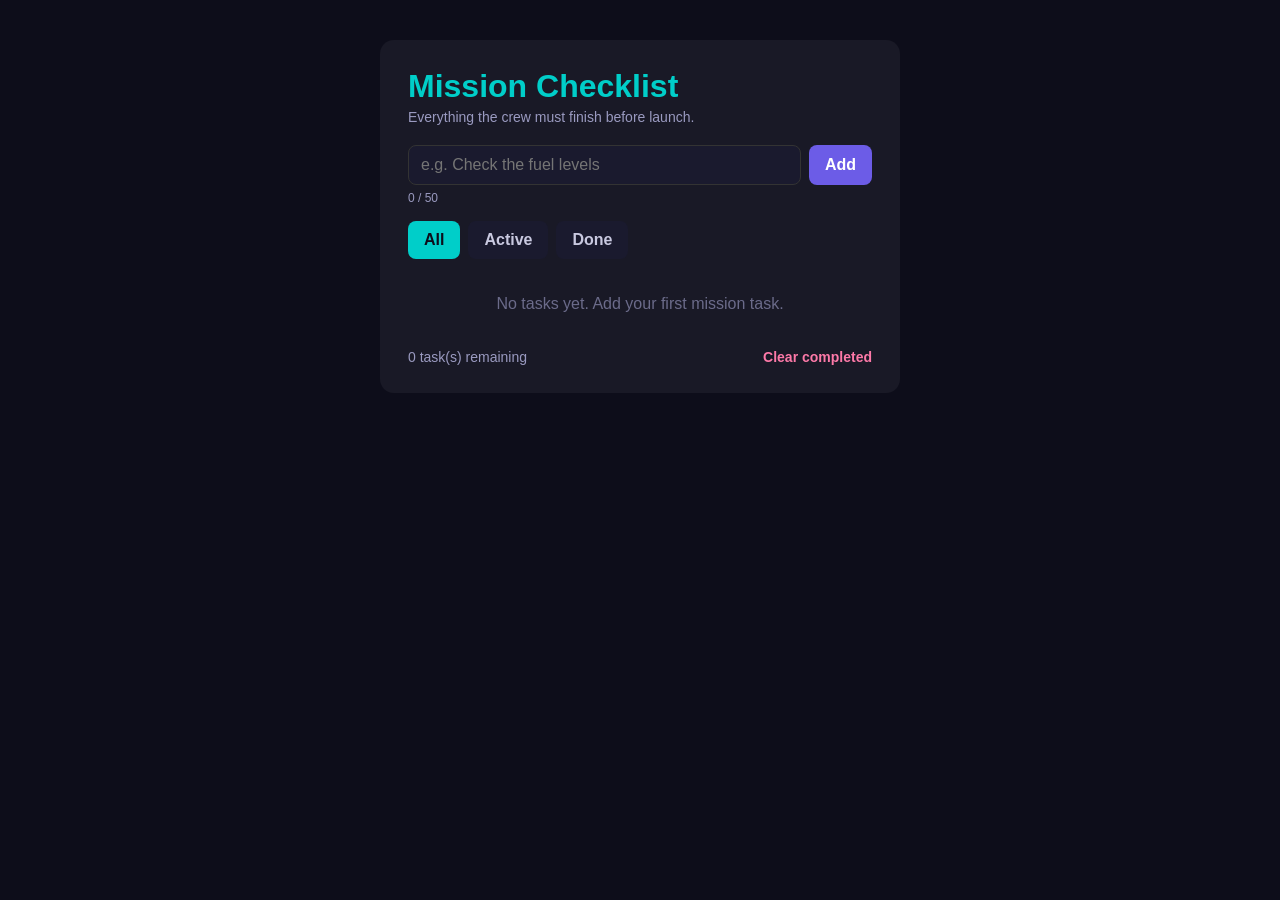
<file: to_do_lest/index.html>
<!DOCTYPE html>
<html lang="en">

<head>
  <meta charset="UTF-8">
  <meta name="viewport" content="width=device-width, initial-scale=1.0">
  <title>Mission Checklist</title>

  <!-- The styling is already done for you. Your job is the JavaScript.
       Notice the classes .done, .hidden, and .active below:
       your code will add and remove them with classList. -->
  <style>
    * {
      margin: 0;
      padding: 0;
      box-sizing: border-box;
    }

    body {
      font-family: 'Segoe UI', Arial, sans-serif;
      background: #0d0d1a;
      color: #f4f4f8;
      padding: 40px 16px;
    }

    .app {
      max-width: 520px;
      margin: 0 auto;
      background: rgba(255, 255, 255, 0.05);
      border-radius: 14px;
      padding: 28px;
    }

    h1 {
      color: #00CEC9;
      margin-bottom: 4px;
    }

    .subtitle {
      color: #9a9ac0;
      margin-bottom: 20px;
      font-size: 14px;
    }

    form {
      display: flex;
      gap: 8px;
      margin-bottom: 6px;
    }

    input {
      flex: 1;
      padding: 10px 12px;
      border-radius: 8px;
      border: 1px solid #333;
      background: #1a1a2e;
      color: #fff;
      font: inherit;
    }

    button {
      padding: 10px 16px;
      border: none;
      border-radius: 8px;
      cursor: pointer;
      font: inherit;
      font-weight: 600;
    }

    #task-form button {
      background: #6C5CE7;
      color: #fff;
    }

    #char-count {
      font-size: 12px;
      color: #9a9ac0;
      margin-bottom: 16px;
    }

    .filters {
      display: flex;
      gap: 8px;
      margin-bottom: 16px;
    }

    .filter-btn {
      background: #1a1a2e;
      color: #c9c9e0;
    }

    .filter-btn.active {
      background: #00CEC9;
      color: #0d0d1a;
    }

    ul {
      list-style: none;
    }

    li {
      display: flex;
      justify-content: space-between;
      align-items: center;
      background: #1a1a2e;
      padding: 12px 14px;
      border-radius: 8px;
      margin-bottom: 8px;
    }

    .task-text {
      cursor: pointer;
      flex: 1;
    }

    li.done .task-text {
      text-decoration: line-through;
      color: #6b6b8a;
    }

    .done-btn {
      background: #2fe04a;
      color: #fff;
      padding: 6px 12px;
      font-size: 13px;
      margin-right: 5px;
    }

    .delete-btn {
      background: #FD79A8;
      color: #fff;
      padding: 6px 12px;
      font-size: 13px;
    }

    .footer {
      display: flex;
      justify-content: space-between;
      align-items: center;
      margin-top: 16px;
      font-size: 14px;
      color: #9a9ac0;
    }

    #clear-done {
      background: transparent;
      color: #FD79A8;
      padding: 0;
    }

    #empty-msg {
      text-align: center;
      color: #6b6b8a;
      padding: 20px 0;
    }

    .hidden {
      display: none;
    }
  </style>
</head>

<body>

  <div class="app">
    <h1>Mission Checklist</h1>
    <p class="subtitle">Everything the crew must finish before launch.</p>

    <!-- Form to add a new task -->
    <form id="task-form">
      <input type="text" id="task-input" placeholder="e.g. Check the fuel levels" maxlength="50">
      <button type="submit" id="submit">Add</button>
    </form>
    <p id="char-count">0 / 50</p>

    <!-- Filter buttons (used in the BONUS steps).
         data-filter stores which filter each button applies. -->
    <div class="filters">
      <button class="filter-btn active" data-filter="all">All</button>
      <button class="filter-btn" data-filter="active">Active</button>
      <button class="filter-btn" data-filter="done">Done</button>
    </div>

    <!-- EMPTY on purpose: your JavaScript builds the items -->
    <ul id="task-list"></ul>

    <!-- Shown only when there are no tasks at all -->
    <p id="empty-msg" ">No tasks yet. Add your first mission task.</p>

    <div class="footer">
      <span id="counter">0 task(s) remaining</span>
      <button id="clear-done">Clear completed</button>
    </div>
  </div>

  <!-- Script at the end of body, so all elements exist first -->
  <script src="script.js"></script>

</body>

</html>
</file>
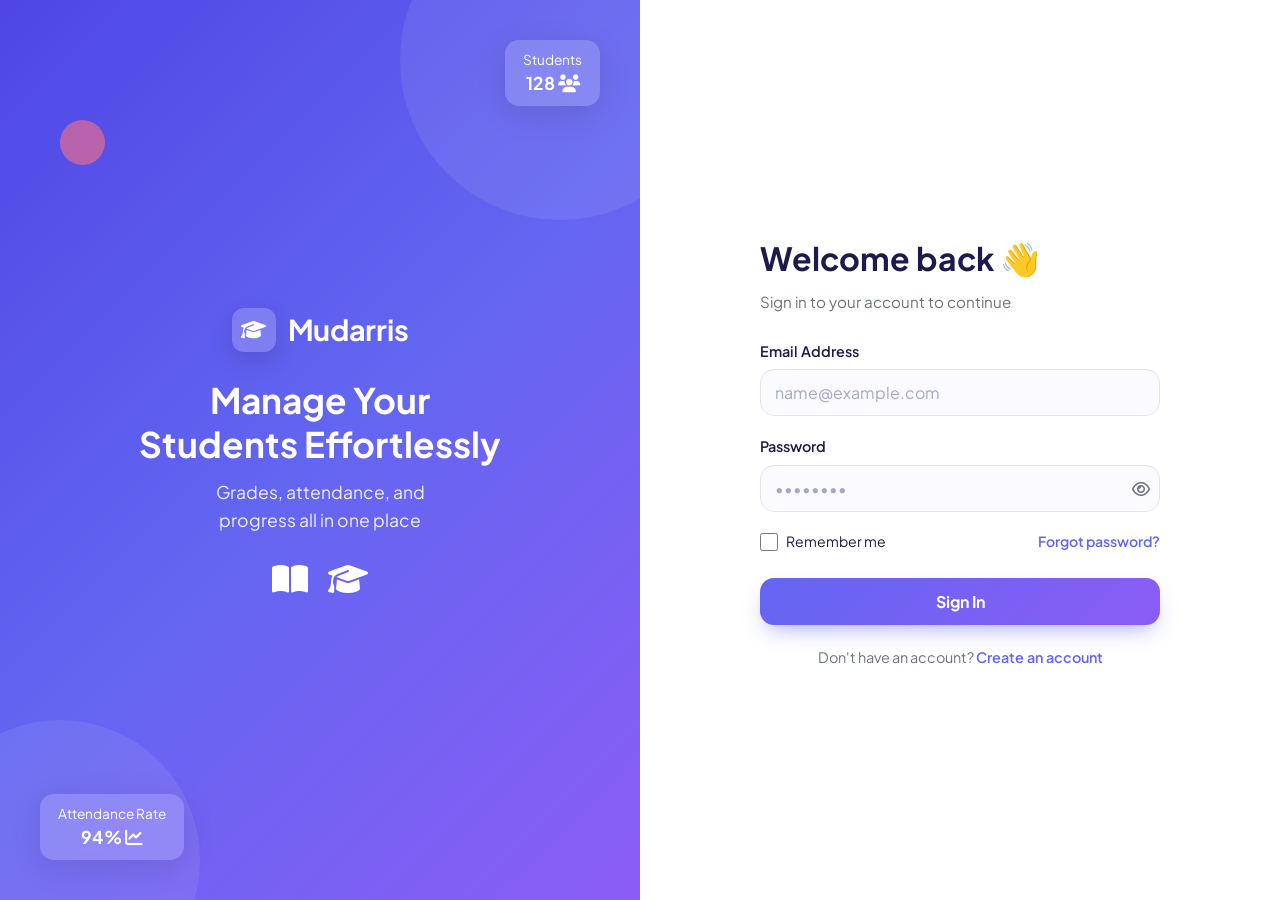
<file: lms/Assessments/index.html>
<!DOCTYPE html>
<html lang="en">

<head>
    <meta charset="UTF-8">
    <meta name="viewport" content="width=device-width, initial-scale=1.0">
    <title>Assessments</title>
    <link rel="stylesheet" href="style.css">
</head>

<body>

    <div class="mainCountainer">

        <!-- ============== SIDE BAR ============== -->

        <aside class="sideBar" id="sideBar">

            <div class="sideHeader" id="sideHeader">
                <div class="role">T</div>
            </div>

            <nav class="nav">
                <ul class="linksCount">
                    <li class="liLinks"><a href="../homePage/index.html">Dashboard</a></li>
                    <li class="liLinks"><a href="../Student/students.html">Students</a></li>
                    <li class="liLinks"><a href="./index.html">Assessments</a></li>
                    <li class="liLinks"><a href="../Reports/index.html">Reports</a></li>
                </ul>
            </nav>

        </aside>


        <!-- ============== HEADER ============== -->

        <header class="header">

            <div class="headerCountent">

                <!-- ACCOUNT OPTIONS -->
                <div class="account" id="account">

                    <!-- logo + name are filled by index.js -->
                    <div class="logo" id="logo"></div>
                    <div class="headerName" id="name"></div>

                    <div>
                        <svg xmlns="http://www.w3.org/2000/svg" width="24" height="24" viewBox="0 0 24 24" fill="none"
                            stroke="currentColor" stroke-width="2" stroke-linecap="round" stroke-linejoin="round">
                            <path d="m6 9 6 6 6-6"></path>
                        </svg>
                    </div>

                    <div class="accountMinu" id="accountMinu">
                        <p class="options"><a href="account.html">Account</a></p>
                        <p class="options"><a href="../Setting/index.html">Settings</a></p>
                        <p class="options" id="logoutBtn">Logout</p>
                    </div>

                </div>

                <!-- SEARCH BAR -->
                <div class="search">

                    <button class="searchBtn" id="searchBtn" type="button" aria-label="Search">
                        <svg xmlns="http://www.w3.org/2000/svg" width="24" height="24" viewBox="0 0 24 24" fill="none"
                            stroke="currentColor" stroke-width="2" stroke-linecap="round" stroke-linejoin="round">
                            <path d="m21 21-4.34-4.34"></path>
                            <circle cx="11" cy="11" r="8"></circle>
                        </svg>
                    </button>

                    <input type="text" class="searchInput" id="searchInput" placeholder="Search">

                </div>

                <!-- BURGER MENU -->
                <div class="burgerMinu" id="burgerMinu">
                    <span class="borderMinu"></span>
                    <span class="borderMinu"></span>
                    <span class="borderMinu"></span>
                </div>

            </div>

        </header>


        <!-- ============== PAGE CONTENT ============== -->

        <main>

            <div class="pageHeader">
                <h1>Assessments</h1>
                <div>
                    <button id="addCourse">+ Add Course</button>
                    <button id="addAssessment">+ Add Assessment</button>
                </div>
            </div>

            <!-- Courses -->
            <section>
                <h2>Courses</h2>
                <div id="courses"><!-- Courses will be added by JavaScript --></div>
            </section>

            <!-- Assessments -->
            <section>
                <h2>Assessments</h2>
                <div id="assessments"><!-- Assessments will be added by JavaScript --></div>
            </section>

            <!-- Students -->
            <section id="studentsSection">
                <h2>Students</h2>
                <div id="students"><!-- Students will be added by JavaScript --></div>
                <button id="saveMarks">Save Marks</button>
            </section>

        </main>

    </div>


    <div id="messagePopup" class="message-popup"></div>


    <!-- Add Course -->
    <div id="courseModal" style="display: none;">
        <div>
            <button id="closeCourseModal">X</button>
            <h2>Add Course</h2>

            <form id="courseForm">
                <label for="courseName">Course Name</label>
                <input type="text" id="courseName" placeholder="Course name">

                <button type="submit">Add</button>
            </form>
        </div>
    </div>

    <!-- Add Assessment -->
    <div id="assessmentModal" style="display: none;">
        <div>
            <button id="closeModal">X</button>
            <h2>Add Assessment</h2>

            <form id="assessmentForm">

                <label for="assessmentName">Assessment Name</label>
                <input type="text" id="assessmentName" placeholder="Assessment name">

                <label for="type">Type</label>
                <select id="type">
                    <option value="task">Task</option>
                    <option value="project">Project</option>
                </select>

                <label for="maxScore">Maximum Score</label>
                <input type="number" id="maxScore" value="100">

                <button type="submit">Add</button>

            </form>
        </div>
    </div>

    <!-- Update Course -->
    <div id="editCourseModal" style="display: none;">
        <div>
            <button id="closeEditCourseModal">X</button>
            <h2>Update Course</h2>

            <form id="editCourseForm">
                <label for="editCourseName">Course Name</label>
                <input type="text" id="editCourseName" placeholder="Course name" required>

                <button type="submit">Save</button>
            </form>
        </div>
    </div>

    <!-- Update Assessment -->
    <div id="editAssessmentModal" style="display: none;">
        <div>
            <button id="closeEditAssessmentModal">X</button>
            <h2>Update Assessment</h2>

            <form id="editAssessmentForm">
                <label for="editAssessmentName">Assessment Name</label>
                <input type="text" id="editAssessmentName" placeholder="Assessment name" required>

                <label for="editAssessmentType">Type</label>
                <select id="editAssessmentType">
                    <option value="task">Task</option>
                    <option value="project">Project</option>
                </select>

                <label for="editAssessmentMaxScore">Maximum Score</label>
                <input type="number" id="editAssessmentMaxScore" min="1" required>

                <button type="submit">Save</button>
            </form>
        </div>
    </div>


    <script src="./index.js"></script>
</body>

</html>
</file>
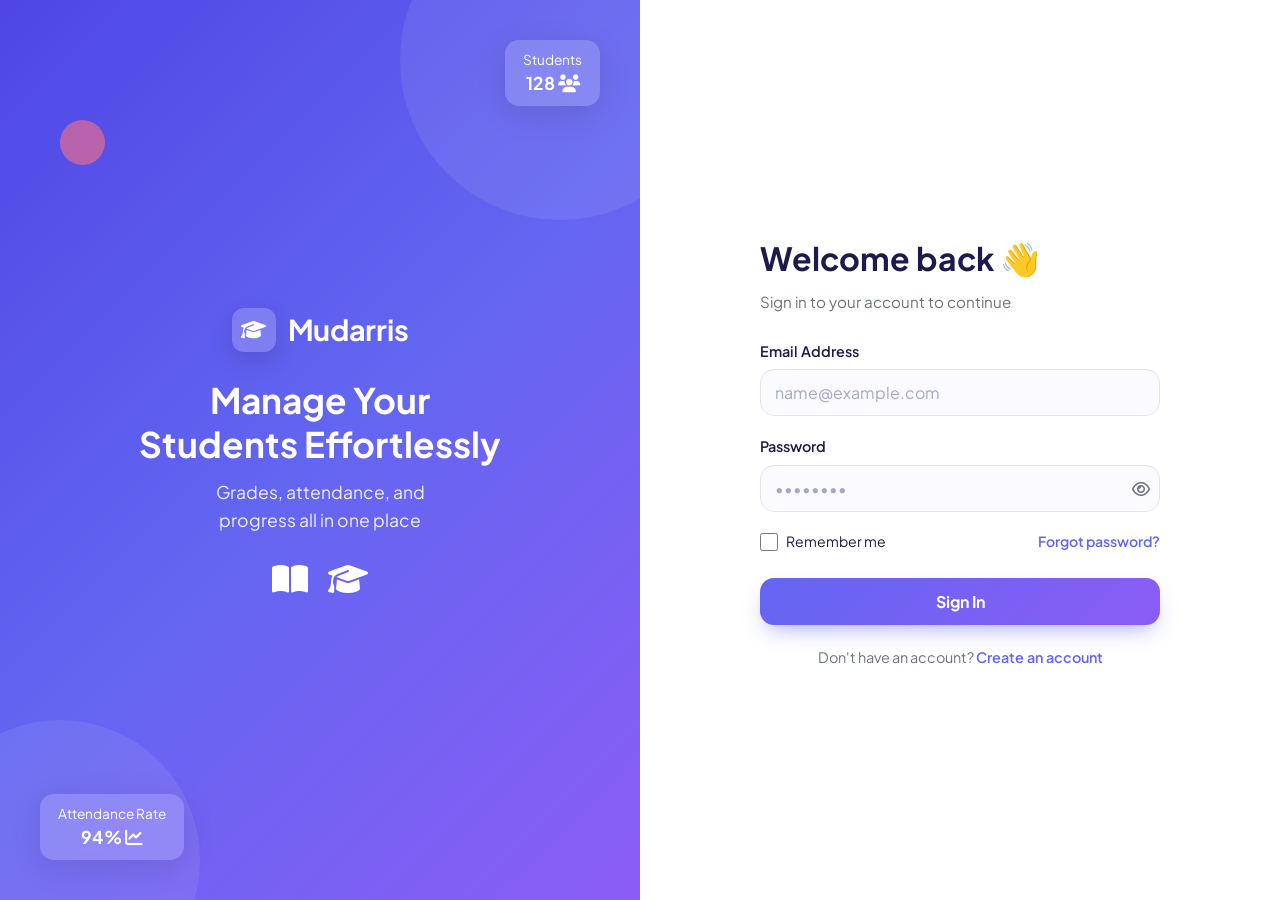
<file: lms/Setting/index.html>
<!DOCTYPE html>
<html lang="en">

<head>
    <meta charset="UTF-8">
    <meta name="viewport" content="width=device-width, initial-scale=1.0">

    <title>EduTrack - Settings</title>
    <link rel="icon" href="data:,">

    <link rel="stylesheet" href="style.css">
</head>

<body>

    <div class="mainContainer">

        <!-- Sidebar -->
        <aside class="sideBar" id="sideBar">

            <div class="sideHeader" id="sideHeader">
                <div class="role" id="sidebarRole">T</div>
                <p class="techName" id="sidebarName"></p>
            </div>

            <nav class="nav">
                <ul class="linksCount">
                    <li class="liLinks"><a href="../homePage/index.html">Dashboard</a></li>
                    <li class="liLinks"><a href="../Student/students.html">Students</a></li>
                    <li class="liLinks"><a href="../Assessments/index.html">Assessments</a></li>
                    <li class="liLinks"><a href="../Reports/index.html">Reports</a></li>
                </ul>
            </nav>

        </aside>


        <!-- Header -->
        <header class="header">

            <div class="headerCountent">

                <!-- ACCOUNT OPTIONS -->
                <div class="account" id="account">

                    <div class="logo size" id="logo"></div>
                    <div class="headerName size" id="name"></div>

                    <div>
                        <svg xmlns="http://www.w3.org/2000/svg" width="24" height="24" viewBox="0 0 24 24"
                            fill="none" stroke="currentColor" stroke-width="2" stroke-linecap="round"
                            stroke-linejoin="round">
                            <path d="m6 9 6 6 6-6"></path>
                        </svg>
                    </div>

                    <div class="accountMinu" id="accountMinu">
                        <p class="options">
                            <a href="./index.html">Settings</a>
                        </p>

                        <p class="options" id="logout">Logout</p>
                    </div>

                </div>


                <!-- SEARCH BAR -->
                <div class="search">

                    <button type="button" class="icons btn searchBtn" id="searchBtn" aria-label="Search">
                        <svg xmlns="http://www.w3.org/2000/svg" width="24" height="24" viewBox="0 0 24 24"
                            fill="none" stroke="currentColor" stroke-width="2" stroke-linecap="round"
                            stroke-linejoin="round">
                            <path d="m21 21-4.34-4.34"></path>
                            <circle cx="11" cy="11" r="8"></circle>
                        </svg>
                    </button>

                    <input type="text" class="searchInput" id="searchInput" placeholder="Search">

                </div>


                <!-- BURGER MENU -->
                <div class="burgerMinu" id="burgerMinu">
                    <span class="borderMinu"></span>
                    <span class="borderMinu"></span>
                    <span class="borderMinu"></span>
                </div>

            </div>

        </header>


        <!-- Main Content -->
        <main class="main-content" id="main">

            <div class="settings-container">

                <!-- SETTINGS HEADER -->
                <div class="settings-header">
                    <h1 id="settingsTitle">Settings</h1>
                    <p id="settingsDescription">Manage your account and preferences</p>
                </div>


                <!-- PROFILE -->
                <section class="settings-section" id="profileSection">

                    <h2 class="section-title">Profile</h2>

                    <div class="form-group">
                        <label for="teacherName">Name</label>
                        <input type="text" id="teacherName" class="settings-input" placeholder="Enter your name">
                    </div>

                    <div class="form-group">
                        <label for="teacherEmail">Email</label>
                        <input type="email" id="teacherEmail" class="settings-input" placeholder="Enter your email">
                    </div>

                    <button type="button" id="saveProfileBtn">Save Changes</button>

                    <p id="profileMessage"></p>

                </section>


                <!-- NOTIFICATIONS -->
                <section class="settings-section" id="notificationsSection">

                    <h2 class="section-title">Notifications</h2>

                    <div class="setting-row">
                        <div class="setting-info">
                            <h3>Email Notifications</h3>
                            <p>Receive important notifications by email.</p>
                        </div>

                        <label class="switch">
                            <input type="checkbox" id="emailNotifications">
                            <span class="slider"></span>
                        </label>
                    </div>

                    <div class="setting-row">
                        <div class="setting-info">
                            <h3>Assignment Notifications</h3>
                            <p>Get notified when students submit assignments.</p>
                        </div>

                        <label class="switch">
                            <input type="checkbox" id="assignmentNotifications">
                            <span class="slider"></span>
                        </label>
                    </div>

                </section>


                <!-- SECURITY -->
                <section class="settings-section" id="securitySection">

                    <h2 class="section-title">Security</h2>

                    <div class="setting-row">
                        <div class="setting-info">
                            <h3>Change Password</h3>
                            <p>Update your account password.</p>
                        </div>

                        <button type="button" id="changePasswordBtn" class="secondary-btn">
                            Change Password
                        </button>
                    </div>

                    <!-- PASSWORD FORM (hidden until the button is clicked) -->
                    <div id="passwordForm" style="display: none;">

                        <div class="form-group">
                            <label for="currentPassword">Current Password</label>
                            <input type="password" id="currentPassword" class="settings-input"
                                placeholder="Enter current password" autocomplete="current-password">
                        </div>

                        <div class="form-group">
                            <label for="newPassword">New Password</label>
                            <input type="password" id="newPassword" class="settings-input"
                                placeholder="Enter new password" autocomplete="new-password">
                        </div>

                        <div class="form-group">
                            <label for="confirmPassword">Confirm Password</label>
                            <input type="password" id="confirmPassword" class="settings-input"
                                placeholder="Confirm new password" autocomplete="new-password">
                        </div>

                        <button type="button" id="savePasswordBtn">Save Password</button>

                        <p id="passwordMessage"></p>

                    </div>

                </section>


                <!-- APPEARANCE -->
                <section class="settings-section" id="appearanceSection">

                    <h2 class="section-title">Appearance</h2>

                    <div class="setting-row">
                        <div class="setting-info">
                            <h3>Dark Mode</h3>
                            <p>Change the appearance of EduTrack.</p>
                        </div>

                        <label class="switch">
                            <input type="checkbox" id="darkModeToggle">
                            <span class="slider"></span>
                        </label>
                    </div>

                </section>

            </div>

        </main>

    </div>


    <script src="scipt.js"></script>

</body>

</html>
</file>
<file: lms/Assessments/style.css>
:root {
    --primary: #6366f1;
    --violet: #8b5cf6;
    --coral: #fb7185;
    --success: #10b981;
    --error: #f43f5e;

    --bg: #f5f6ff;
    --card: #ffffff;
    --text: #1e1b4b;
    --muted: #6b7280;
    --border: #e2e4f6;

    --radius: 14px;

    --gradient: linear-gradient(135deg, #6366f1 0%, #8b5cf6 100%);
}

* {
    box-sizing: border-box;
    margin: 0;
    padding: 0;
}

body {
    font-family: Arial, sans-serif;
    background: var(--bg);
    color: var(--text);
}

a {
    text-decoration: none;
    color: #20204D;
}


/* ===========================layout============================ */
.mainCountainer {
    min-height: 100vh;
    display: grid;
    grid-template-columns: 260px 1fr;
    grid-template-rows: auto 1fr;
    grid-template-areas:
        "side header"
        "side main";
}

/* page content goes in the "main" area */
.mainCountainer > main {
    grid-area: main;
    min-width: 0;
    width: 100%;
    max-width: 1100px;
    margin: 0 auto;
    padding: 30px 20px;
}


/* ===========================page title row (inside main)============================ */
.pageHeader {
    display: flex;
    justify-content: space-between;
    align-items: center;
    flex-wrap: wrap;
    gap: 15px;
    margin-bottom: 20px;
}

.pageHeader > div {
    display: flex;
    flex-wrap: wrap;
    gap: 10px;
}

.pageHeader button,
#saveMarks,
form button {
    border: none;
    padding: 10px 16px;
    border-radius: 8px;
    background: var(--gradient);
    color: white;
    cursor: pointer;
}


/* ===========================top header bar============================ */
.header {
    grid-area: header;
    display: flex;
    background-color: #FFFFFF;
    height: 70px;
    position: sticky;
    top: 0;
    border-bottom: 1px solid #E1E3F0;
    box-shadow: 0 4px 15px rgba(101, 88, 245, 0.08);
    z-index: 20;
}

.headerCountent {
    display: flex;
    flex-direction: row-reverse;
    align-items: center;
    justify-content: space-between;
    height: 100%;
    width: 100%;
    min-width: 0;
    padding: 10px 20px;
    gap: 20px;
}

/* burger menu (shown only on small screens) */
.burgerMinu {
    display: none;
    flex-direction: column;
    justify-content: space-between;
    width: 30px;
    height: 22px;
    flex-shrink: 0;
    cursor: pointer;
}

.borderMinu {
    display: block;
    width: 100%;
    height: 3px;
    border-radius: 3px;
    background: #8b90b8;
}

/* account */
.account {
    height: 50px;
    min-width: 100px;
    display: flex;
    align-items: center;
    justify-content: space-between;
    gap: 15px;
    padding: 10px;
    position: relative;
    flex-shrink: 0;
    background-color: #FFFFFF;
    border: 1px solid #E1E3F0;
    border-radius: 20px;
    box-shadow: 0 4px 15px rgba(101, 88, 245, 0.10);
    transition: 0.3s;
    cursor: pointer;
}

.account:hover {
    background: linear-gradient(90deg, rgba(101, 88, 245, 0.12), rgba(155, 61, 240, 0.06));
    color: #6558F5;
    box-shadow: 0 5px 15px rgba(101, 88, 245, 0.08);
}

.accountMinu {
    position: absolute;
    top: calc(100% + 10px);
    inset-inline-end: 0;
    width: 200px;
    padding: 10px;
    background-color: #FFFFFF;
    border: 1px solid #E1E3F0;
    border-radius: 15px;
    box-shadow: 0 10px 30px rgba(101, 88, 245, 0.15);
    z-index: 100;
    display: none;
}

.activeAccount {
    display: block;
}

.logo {
    width: 35px;
    height: 35px;
    flex-shrink: 0;
    background: linear-gradient(135deg, #6558F5, #9B3DF0);
    border-radius: 50%;
    text-align: center;
    align-content: center;
    font-size: 16px;
    font-weight: bold;
    color: #FFFFFF;
    box-shadow: 0 4px 12px rgba(101, 88, 245, 0.30);
}

.headerName {
    font-size: 13px;
    font-weight: bold;
    color: #20204D;
    white-space: nowrap;
}

.options {
    display: block;
    padding: 10px;
    border-radius: 10px;
    color: #20204D;
    cursor: pointer;
    transition: 0.3s;
}

.options a {
    display: block;
}

.options:hover {
    background-color: #F1EFFF;
    color: #6558F5;
}

/* search */
.search {
    display: flex;
    flex: 1;
    max-width: 400px;
    min-width: 0;
    height: 40px;
    background-color: #F8F8FF;
    border: 1px solid #E1E3F0;
    border-radius: 20px;
    align-items: center;
    transition: 0.3s;
    overflow: hidden;
}

.search:focus-within {
    border-color: #6558F5;
    box-shadow: 0 0 0 4px rgba(101, 88, 245, 0.10);
}

.searchInput {
    flex: 1;
    min-width: 0;
    height: 100%;
    border: none;
    background-color: transparent;
    padding: 0 10px;
    color: #20204D;
}

.searchInput:focus {
    outline: none;
}

.searchBtn {
    display: flex;
    align-items: center;
    justify-content: center;
    width: 44px;
    height: 100%;
    flex-shrink: 0;
    border: none;
    background: linear-gradient(135deg, #6558F5, #9B3DF0);
    color: #FFFFFF;
    cursor: pointer;
    transition: 0.3s;
}

.searchBtn:hover {
    background: linear-gradient(135deg, #584BEF, #8D32E8);
}


/* ===========================sidebar============================ */
.sideBar {
    grid-area: side;
    align-self: start;
    height: 100vh;
    position: sticky;
    top: 0;
    background-color: #FFFFFF;
    border-inline-end: 1px solid #E1E3F0;
    box-shadow: 4px 0 20px rgba(101, 88, 245, 0.07);
    z-index: 30;
    overflow-y: auto;
}

.sideHeader {
    display: flex;
    flex-direction: column;
    justify-content: center;
    align-items: center;
    padding: 5px 10px;
    text-align: center;
    margin-top: 15px;
    margin-bottom: 20px;
}

.techName {
    margin-top: 8px;
    font-size: 14px;
    font-weight: bold;
    color: #20204D;
}

.role {
    width: 30px;
    height: 30px;
    border-radius: 50%;
    background: linear-gradient(135deg, #6558F5, #9B3DF0);
    color: #FFFFFF;
    text-align: center;
    align-content: center;
    box-shadow: 0 4px 10px rgba(101, 88, 245, 0.25);
}

.nav {
    width: 100%;
}

.linksCount {
    display: flex;
    flex-direction: column;
    gap: 10px;
    list-style: none;
    width: 100%;
}

.liLinks {
    margin: 0 10px;
    border-radius: 12px;
    color: #20204D;
    transition: 0.3s;
}

.liLinks a {
    display: block;
    padding: 10px 12px;
    color: inherit;
}

.liLinks:hover,
.liLinks.active {
    background: linear-gradient(90deg, rgba(101, 88, 245, 0.12), rgba(155, 61, 240, 0.06));
    color: #6558F5;
    box-shadow: 0 5px 15px rgba(101, 88, 245, 0.08);
}

.liLinks:hover {
    transform: translateX(3px);
}

[dir="rtl"] .liLinks:hover {
    transform: translateX(-3px);
}


/* ===========================page sections============================ */
section {
    background: var(--card);
    border: 1px solid var(--border);
    border-radius: var(--radius);
    padding: 20px;
    margin-bottom: 20px;
}

h2 {
    margin-bottom: 15px;
}

/* JavaScript containers */
#courses,
#assessments,
#students {
    display: grid;
    gap: 12px;
}

.card {
    background: var(--card);
    border: 1px solid var(--border);
    border-radius: var(--radius);
    padding: 16px;
    display: flex;
    justify-content: space-between;
    align-items: center;
    gap: 20px;
    box-shadow: 0 2px 8px rgba(30, 27, 75, 0.05);
    cursor: pointer;
    transition: 0.2s;
}

.card:hover {
    transform: translateY(-2px);
    border-color: var(--primary);
    box-shadow: 0 6px 18px rgba(99, 102, 241, 0.12);
}

.card.selected {
    border-color: var(--primary);
    background: #f8f7ff;
    box-shadow: 0 4px 14px rgba(99, 102, 241, 0.12);
}

.card-content {
    display: flex;
    flex-direction: column;
    gap: 5px;
    min-width: 0;
    margin-right: auto; /* keeps Update/Delete together on the right */
}

.card-title {
    font-size: 16px;
    font-weight: bold;
    color: var(--text);
}

.card-info {
    font-size: 13px;
    color: var(--muted);
}

.card-type {
    display: inline-block;
    width: fit-content;
    padding: 4px 8px;
    border-radius: 6px;
    background: #eef2ff;
    color: var(--primary);
    font-size: 12px;
    font-weight: bold;
}

/* Card buttons: first = Update (blue), second = Delete (red) */
.card button {
    flex-shrink: 0;
    border: none;
    border-radius: 8px;
    padding: 8px 12px;
    background: #fff1f2;
    color: var(--error);
    cursor: pointer;
    transition: 0.2s;
}

.card button:hover {
    background: var(--error);
    color: white;
}

.card button:nth-of-type(1) {
    background: #eef2ff;
    color: var(--primary);
}

.card button:nth-of-type(1):hover {
    background: var(--primary);
    color: white;
}

.card button + button {
    margin-left: -10px;
}

/* Students */
.student {
    background: var(--card);
    border: 1px solid var(--border);
    border-radius: 12px;
    padding: 14px 16px;
    display: flex;
    justify-content: space-between;
    align-items: center;
    gap: 15px;
    box-shadow: 0 2px 8px rgba(30, 27, 75, 0.05);
}

.student-info {
    display: flex;
    flex-direction: column;
    gap: 4px;
}

.student-name {
    font-size: 15px;
    font-weight: bold;
}

.student-id {
    font-size: 13px;
    color: var(--muted);
}

.student-mark {
    display: flex;
    align-items: center;
    gap: 6px;
}

.student-mark input {
    width: 70px;
    padding: 9px;
    border: 1px solid var(--border);
    border-radius: 8px;
    text-align: center;
    font-size: 15px;
    font-weight: bold;
    color: var(--text);
    outline: none;
}

.student-mark input:focus {
    border-color: var(--primary);
}

.student-mark span {
    color: var(--muted);
    font-size: 14px;
}

#saveMarks {
    margin-top: 10px;
}


/* ===========================modals (add + update)============================ */
#assessmentModal,
#courseModal,
#editCourseModal,
#editAssessmentModal {
    display: none;
    position: fixed;
    inset: 0;
    background: rgba(30, 27, 75, 0.4);
    align-items: center;
    justify-content: center;
    padding: 20px;
    z-index: 100;
}

#assessmentModal > div,
#courseModal > div,
#editCourseModal > div,
#editAssessmentModal > div {
    width: 100%;
    max-width: 450px;
    background: var(--card);
    border-radius: var(--radius);
    padding: 25px;
}

#closeModal,
#closeCourseModal,
#closeEditCourseModal,
#closeEditAssessmentModal {
    float: right;
    border: none;
    background: none;
    cursor: pointer;
    font-size: 18px;
}

form {
    display: flex;
    flex-direction: column;
    gap: 8px;
}

form input,
form select {
    padding: 10px;
    border: 1px solid var(--border);
    border-radius: 8px;
    margin-bottom: 10px;
}

.message-popup {
    position: fixed;
    top: 20px;
    right: 20px;
    background: #222;
    color: white;
    padding: 14px 20px;
    border-radius: 8px;
    display: none;
    z-index: 1000;
}


/* ===========================tablet / phone============================ */
@media (max-width: 900px) {
    .mainCountainer {
        grid-template-columns: 1fr;
        grid-template-areas:
            "header"
            "main";
    }

    .burgerMinu {
        display: flex;
    }

    /* sidebar slides in over the page */
    .sideBar {
        position: fixed;
        top: 0;
        inset-inline-start: 0;
        width: 260px;
        transform: translateX(-100%);
        transition: transform 0.3s;
    }

    [dir="rtl"] .sideBar {
        transform: translateX(100%);
    }

    .sideBar.activeSide,
    [dir="rtl"] .sideBar.activeSide {
        transform: none;
    }
}

@media (max-width: 500px) {
    .headerName {
        display: none;
    }

    .headerCountent {
        padding: 10px;
        gap: 10px;
    }

    .mainCountainer > main {
        padding: 20px 12px;
    }

    .pageHeader {
        flex-direction: column;
        align-items: stretch;
    }

    .pageHeader > div {
        flex-direction: column;
    }

    section {
        padding: 15px;
    }

    .student {
        gap: 10px;
    }
}
</file>
<file: lms/Setting/style.css>
:root {
    --primary: #6366f1;
    --violet: #8b5cf6;
    --success: #10b981;
    --error: #f43f5e;

    --bg: #f5f6ff;
    --card: #ffffff;
    --text: #1e1b4b;
    --muted: #6b7280;
    --border: #e2e4f6;

    --radius: 14px;

    --gradient: linear-gradient(135deg, #6366f1 0%, #8b5cf6 100%);
}

* {
    box-sizing: border-box;
    margin: 0;
    padding: 0;
}

body {
    font-family: Arial, sans-serif;
    background: var(--bg);
    color: var(--text);
    transition: background 0.3s, color 0.3s;
}

a {
    text-decoration: none;
    color: inherit;
}


/* =========================== layout ============================ */
.mainContainer {
    min-height: 100vh;
    display: grid;
    grid-template-columns: 260px 1fr;
    grid-template-rows: auto 1fr;
    grid-template-areas:
        "side header"
        "side main";
}

.main-content {
    grid-area: main;
    min-width: 0;
    width: 100%;
    max-width: 1100px;
    margin: 0 auto;
    padding: 30px 20px;
}


/* =========================== header ============================ */
.header {
    grid-area: header;
    display: flex;
    background-color: var(--card);
    height: 70px;
    position: sticky;
    top: 0;
    border-bottom: 1px solid var(--border);
    box-shadow: 0 4px 15px rgba(101, 88, 245, 0.08);
    z-index: 20;
}

.headerCountent {
    display: flex;
    flex-direction: row-reverse;
    align-items: center;
    justify-content: space-between;
    height: 100%;
    width: 100%;
    min-width: 0;
    padding: 10px 20px;
    gap: 20px;
}

.burgerMinu {
    display: none;
    flex-direction: column;
    justify-content: space-between;
    width: 30px;
    height: 22px;
    flex-shrink: 0;
    cursor: pointer;
}

.borderMinu {
    display: block;
    width: 100%;
    height: 3px;
    border-radius: 3px;
    background: #8b90b8;
}

.account {
    height: 50px;
    min-width: 100px;
    display: flex;
    align-items: center;
    justify-content: space-between;
    gap: 15px;
    padding: 10px;
    position: relative;
    flex-shrink: 0;
    background-color: var(--card);
    border: 1px solid var(--border);
    border-radius: 20px;
    box-shadow: 0 4px 15px rgba(101, 88, 245, 0.10);
    transition: 0.3s;
    cursor: pointer;
}

.account:hover {
    background: linear-gradient(90deg, rgba(101, 88, 245, 0.12), rgba(155, 61, 240, 0.06));
    color: #6558F5;
}

.accountMinu {
    position: absolute;
    top: calc(100% + 10px);
    inset-inline-end: 0;
    width: 200px;
    padding: 10px;
    background-color: var(--card);
    border: 1px solid var(--border);
    border-radius: 15px;
    box-shadow: 0 10px 30px rgba(101, 88, 245, 0.15);
    z-index: 100;
    display: none;
}

.accountMinu.activeAccount {
    display: block;
}

.logo {
    width: 35px;
    height: 35px;
    flex-shrink: 0;
    background: linear-gradient(135deg, #6558F5, #9B3DF0);
    border-radius: 50%;
    text-align: center;
    align-content: center;
    font-size: 16px;
    font-weight: bold;
    color: #FFFFFF;
    box-shadow: 0 4px 12px rgba(101, 88, 245, 0.30);
}

.headerName {
    font-size: 13px;
    font-weight: bold;
    white-space: nowrap;
}

.options {
    display: block;
    padding: 10px;
    border-radius: 10px;
    color: var(--text);
    cursor: pointer;
    transition: 0.3s;
}

.options a {
    display: block;
}

.options:hover {
    background-color: rgba(101, 88, 245, 0.10);
    color: #6558F5;
}

/* search */
.search {
    display: flex;
    flex: 1;
    max-width: 400px;
    min-width: 0;
    height: 40px;
    background-color: var(--bg);
    border: 1px solid var(--border);
    border-radius: 20px;
    align-items: center;
    transition: 0.3s;
    overflow: hidden;
}

.search:focus-within {
    border-color: #6558F5;
    box-shadow: 0 0 0 4px rgba(101, 88, 245, 0.10);
}

.searchInput {
    flex: 1;
    min-width: 0;
    height: 100%;
    border: none;
    background: transparent;
    padding: 0 10px;
    color: var(--text);
}

.searchInput:focus {
    outline: none;
}

.btn {
    border: none;
}

.searchBtn {
    display: flex;
    align-items: center;
    justify-content: center;
    width: 44px;
    height: 100%;
    flex-shrink: 0;
    border: none;
    background: linear-gradient(135deg, #6558F5, #9B3DF0);
    color: #FFFFFF;
    cursor: pointer;
    transition: 0.3s;
}

.searchBtn:hover {
    background: linear-gradient(135deg, #584BEF, #8D32E8);
}


/* =========================== sidebar ============================ */
.sideBar {
    grid-area: side;
    align-self: start;
    height: 100vh;
    position: sticky;
    top: 0;
    background-color: var(--card);
    border-inline-end: 1px solid var(--border);
    box-shadow: 4px 0 20px rgba(101, 88, 245, 0.07);
    z-index: 30;
    overflow-y: auto;
}

.sideHeader {
    display: flex;
    flex-direction: column;
    justify-content: center;
    align-items: center;
    padding: 5px 10px;
    text-align: center;
    margin-top: 15px;
    margin-bottom: 20px;
}

.role {
    width: 30px;
    height: 30px;
    border-radius: 50%;
    background: linear-gradient(135deg, #6558F5, #9B3DF0);
    color: #FFFFFF;
    text-align: center;
    align-content: center;
    box-shadow: 0 4px 10px rgba(101, 88, 245, 0.25);
}

.techName {
    margin-top: 8px;
    font-size: 14px;
    font-weight: bold;
}

.nav {
    width: 100%;
}

.linksCount {
    display: flex;
    flex-direction: column;
    gap: 10px;
    list-style: none;
    width: 100%;
}

.liLinks {
    margin: 0 10px;
    border-radius: 12px;
    transition: 0.3s;
}

.liLinks a {
    display: block;
    padding: 10px 12px;
    color: inherit;
}

.liLinks:hover,
.liLinks.active {
    background: linear-gradient(90deg, rgba(101, 88, 245, 0.12), rgba(155, 61, 240, 0.06));
    color: #6558F5;
    box-shadow: 0 5px 15px rgba(101, 88, 245, 0.08);
}

.liLinks:hover {
    transform: translateX(3px);
}


/* =========================== settings ============================ */
.settings-container {
    width: 100%;
    max-width: 900px;
    margin: 0 auto;
}

.settings-header {
    margin-bottom: 25px;
}

.settings-header h1 {
    font-size: 28px;
    margin-bottom: 6px;
}

.settings-header p {
    color: var(--muted);
}

.settings-section {
    background: var(--card);
    border: 1px solid var(--border);
    border-radius: var(--radius);
    padding: 25px;
    margin-bottom: 20px;
    box-shadow: 0 2px 10px rgba(30, 27, 75, 0.06);
}

.section-title {
    font-size: 20px;
    margin-bottom: 20px;
}

/* inputs */
.form-group {
    margin-bottom: 18px;
}

.form-group label {
    display: block;
    margin-bottom: 7px;
    font-weight: bold;
}

.settings-input {
    width: 100%;
    padding: 12px;
    border: 1px solid var(--border);
    border-radius: 9px;
    font-size: 15px;
    color: var(--text);
    background: var(--card);
}

.settings-input:focus {
    outline: none;
    border-color: var(--primary);
    box-shadow: 0 0 0 3px rgba(99, 102, 241, 0.12);
}

/* rows */
.setting-row {
    display: flex;
    justify-content: space-between;
    align-items: center;
    gap: 20px;
    padding: 16px 0;
    border-bottom: 1px solid var(--border);
}

.setting-row:last-of-type {
    border-bottom: none;
}

.setting-info h3 {
    font-size: 16px;
    margin-bottom: 4px;
}

.setting-info p {
    color: var(--muted);
    font-size: 14px;
}

/* buttons */
#saveProfileBtn,
#savePasswordBtn {
    padding: 11px 20px;
    border: none;
    border-radius: 9px;
    background: var(--gradient);
    color: white;
    cursor: pointer;
    font-size: 15px;
    font-weight: 600;
    transition: 0.2s;
}

#saveProfileBtn:hover,
#savePasswordBtn:hover {
    transform: translateY(-2px);
    box-shadow: 0 8px 22px rgba(101, 88, 245, 0.35);
}

.secondary-btn {
    padding: 9px 15px;
    border: none;
    border-radius: 8px;
    background: #eeeefb;
    color: var(--primary);
    cursor: pointer;
    font-weight: 600;
    transition: 0.2s;
    flex-shrink: 0;
}

.secondary-btn:hover {
    background: #e0dff8;
}

/* messages */
#profileMessage,
#passwordMessage {
    margin-top: 10px;
    font-size: 14px;
    min-height: 20px;
}

/* password form (hidden by default, shown by script.js) */
#passwordForm {
    margin-top: 20px;
    padding-top: 20px;
    border-top: 1px solid var(--border);
}

/* toggle switch */
.switch {
    position: relative;
    width: 48px;
    height: 25px;
    flex-shrink: 0;
    display: inline-block;
}

.switch input {
    display: none;
}

.slider {
    position: absolute;
    inset: 0;
    cursor: pointer;
    background: #d1d5db;
    border-radius: 20px;
    transition: 0.3s;
}

.slider::before {
    content: "";
    position: absolute;
    width: 19px;
    height: 19px;
    left: 3px;
    top: 3px;
    background: white;
    border-radius: 50%;
    transition: 0.3s;
}

.switch input:checked + .slider {
    background: linear-gradient(135deg, #584BEF, #8D32E8);
}

.switch input:checked + .slider::before {
    transform: translateX(23px);
}


/* =========================== dark mode ============================ */
body.dark-mode {
    --bg: #181827;
    --card: #24243a;
    --text: #f5f5ff;
    --muted: #aaaac0;
    --border: #3a3a55;
}

body.dark-mode .secondary-btn {
    background: #343451;
    color: #c7c5ff;
}


/* =========================== tablet / phone ============================ */
@media (max-width: 900px) {
    .mainContainer {
        grid-template-columns: 1fr;
        grid-template-areas:
            "header"
            "main";
    }

    .burgerMinu {
        display: flex;
    }

    .sideBar {
        position: fixed;
        top: 0;
        inset-inline-start: 0;
        width: 260px;
        transform: translateX(-100%);
        transition: transform 0.3s;
    }

    .sideBar.activeSide {
        transform: none;
    }
}

@media (max-width: 600px) {
    .headerName {
        display: none;
    }

    .headerCountent {
        padding: 10px;
        gap: 10px;
    }

    .main-content {
        padding: 20px 12px;
    }

    .settings-section {
        padding: 18px;
    }

    .setting-row {
        align-items: flex-start;
        flex-direction: column;
    }

    .setting-row .switch {
        align-self: flex-end;
    }
}
</file>
